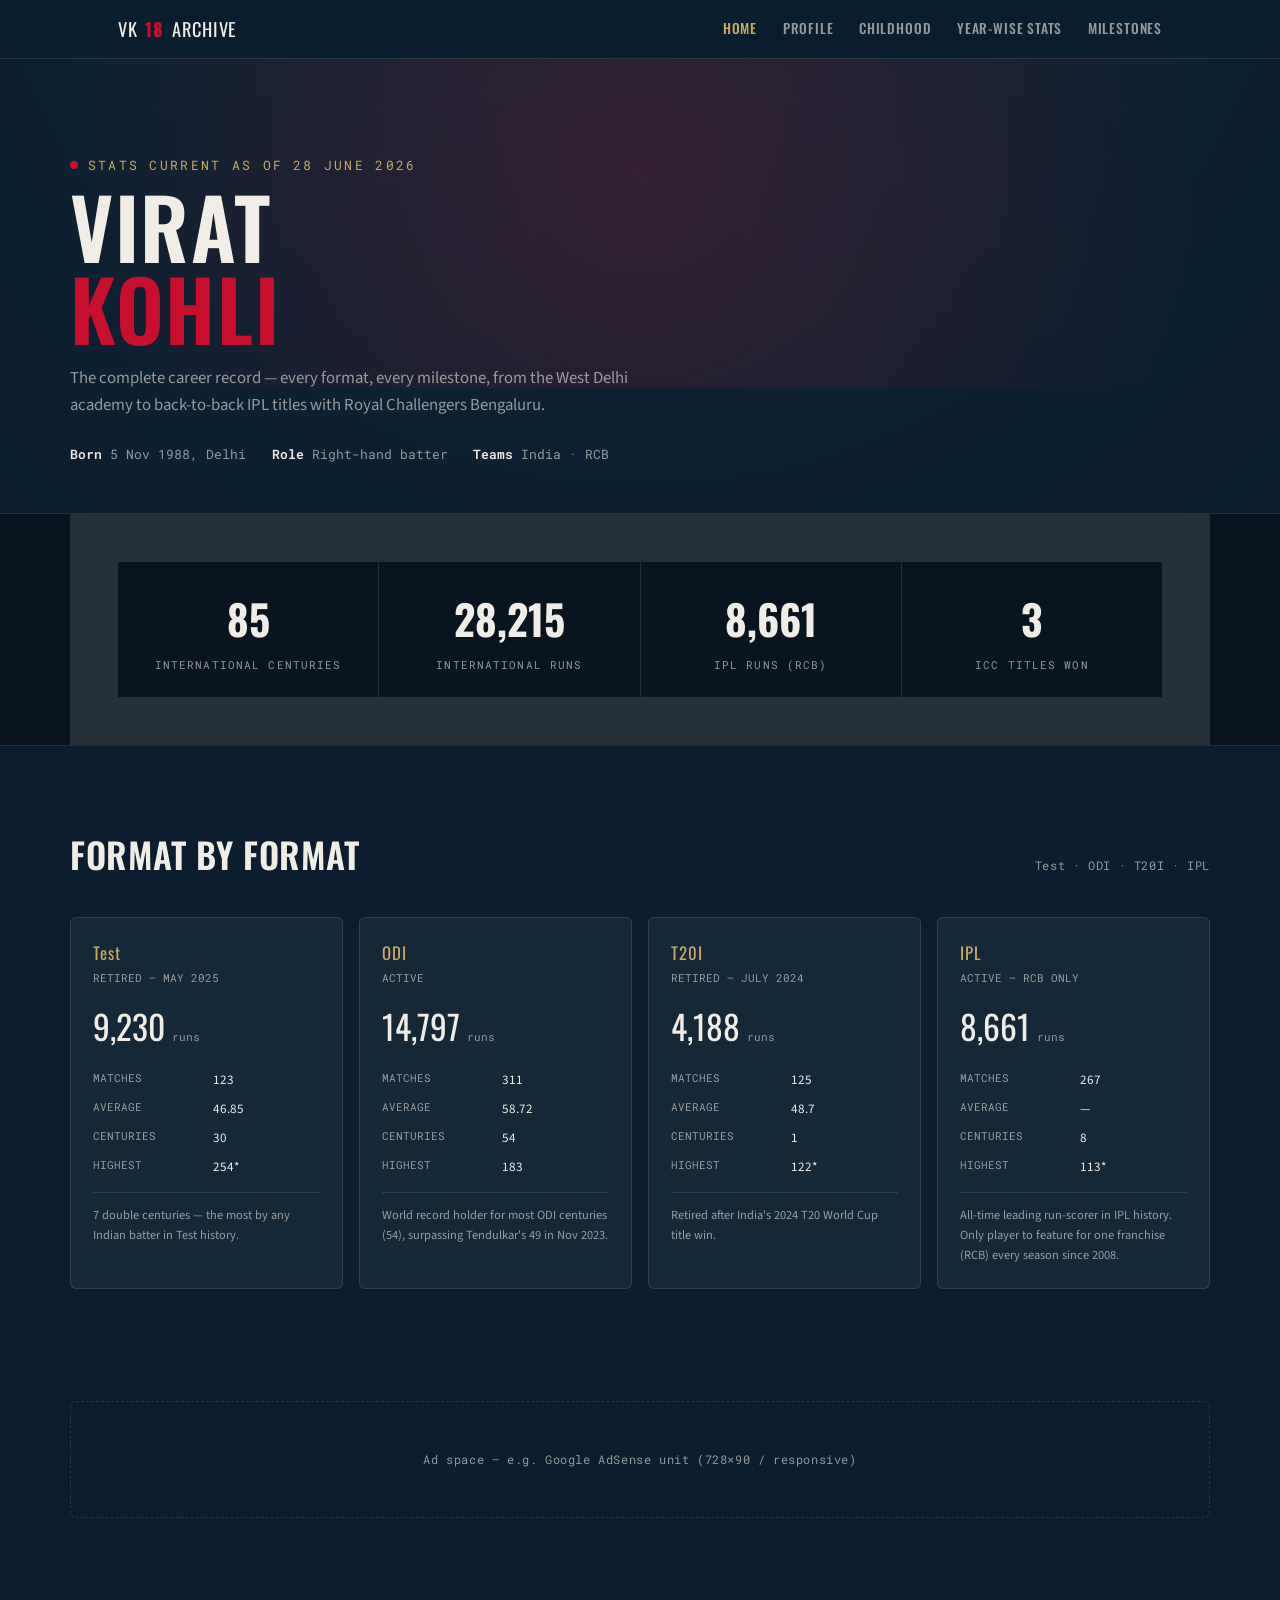
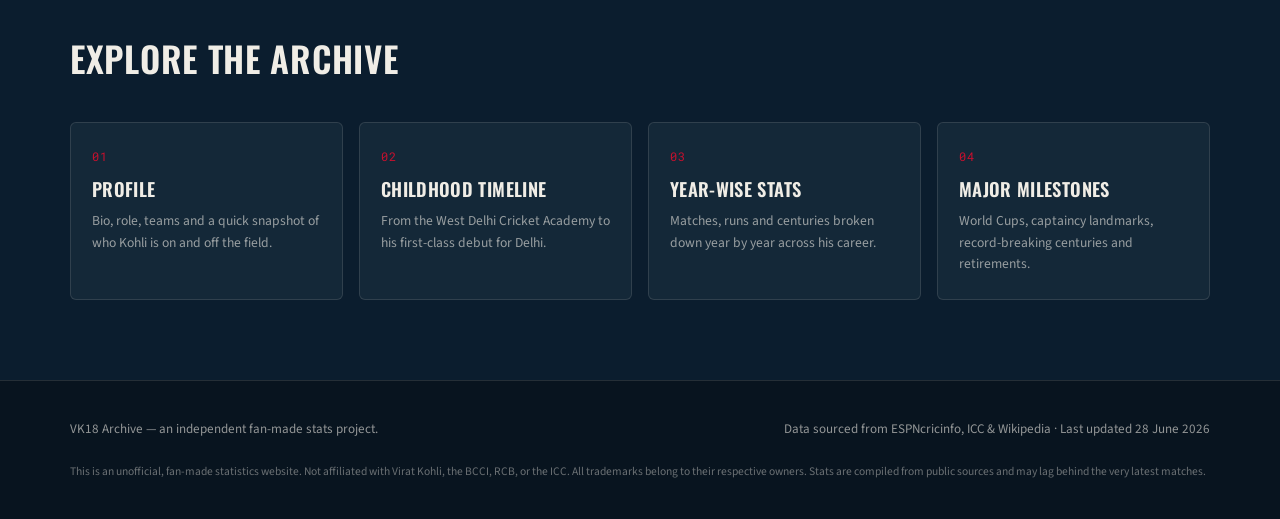
<file: index.html>
<!DOCTYPE html>
<html lang="en">
<head>
<meta charset="UTF-8">
<meta name="viewport" content="width=device-width, initial-scale=1.0">
<title>Virat Kohli — The Complete Career Timeline</title>
<meta name="description" content="The complete Virat Kohli career timeline: profile, childhood, year-wise stats, and major milestones across Test, ODI, T20I and IPL cricket.">
<meta name="google-site-verification" content="gR5FDfWxRwR71DjzGxSTi99WS3zJ5O0_rKSoAbTOsls" />
<link rel="preconnect" href="https://fonts.googleapis.com">
<link href="https://fonts.googleapis.com/css2?family=Oswald:wght@500;600;700&family=Source+Sans+3:wght@400;600&family=Roboto+Mono:wght@400;500&display=swap" rel="stylesheet">
<link rel="stylesheet" href="css/style.css">
</head>
<body>

<nav class="nav">
  <div class="nav-inner">
    <div class="brand">VK<span class="num">18</span> ARCHIVE</div>
    <button class="nav-toggle" id="navToggle" aria-label="Toggle menu" aria-expanded="false">☰</button>
    <div class="nav-links" id="navLinks">
      <a href="index.html" class="active">Home</a>
      <a href="profile.html">Profile</a>
      <a href="childhood.html">Childhood</a>
      <a href="yearwise.html">Year-wise Stats</a>
      <a href="milestones.html">Milestones</a>
    </div>
  </div>
</nav>

<header class="hero">
  <div class="hero-inner">
    <div class="eyebrow">Stats current as of <span id="statsDate">—</span></div>
    <h1>VIRAT<br><span class="accent">KOHLI</span></h1>
    <p class="hero-sub">The complete career record — every format, every milestone, from the West Delhi academy to back-to-back IPL titles with Royal Challengers Bengaluru.</p>
    <div class="hero-meta">
      <span><b>Born</b> 5 Nov 1988, Delhi</span>
      <span><b>Role</b> Right-hand batter</span>
      <span><b>Teams</b> India · RCB</span>
    </div>
  </div>
</header>

<section class="scoreboard">
  <div class="scoreboard-grid" id="scoreboardGrid"></div>
</section>

<section class="section">
  <div class="section-head">
    <h2>Format by format</h2>
    <span class="tag">Test · ODI · T20I · IPL</span>
  </div>
  <div class="formats-grid" id="formatsGrid"></div>
</section>

<div class="ad-slot">Ad space — e.g. Google AdSense unit (728×90 / responsive)</div>

<section class="section">
  <div class="section-head">
    <h2>Explore the archive</h2>
  </div>
  <div class="linkcards">
    <a class="linkcard" href="profile.html">
      <div class="lc-no">01</div>
      <h3>Profile</h3>
      <p>Bio, role, teams and a quick snapshot of who Kohli is on and off the field.</p>
    </a>
    <a class="linkcard" href="childhood.html">
      <div class="lc-no">02</div>
      <h3>Childhood Timeline</h3>
      <p>From the West Delhi Cricket Academy to his first-class debut for Delhi.</p>
    </a>
    <a class="linkcard" href="yearwise.html">
      <div class="lc-no">03</div>
      <h3>Year-wise Stats</h3>
      <p>Matches, runs and centuries broken down year by year across his career.</p>
    </a>
    <a class="linkcard" href="milestones.html">
      <div class="lc-no">04</div>
      <h3>Major Milestones</h3>
      <p>World Cups, captaincy landmarks, record-breaking centuries and retirements.</p>
    </a>
  </div>
</section>

<footer class="site-footer">
  <div class="footer-inner">
    <span>VK18 Archive — an independent fan-made stats project.</span>
    <span>Data sourced from ESPNcricinfo, ICC &amp; Wikipedia · Last updated <span id="footerDate">—</span></span>
  </div>
  <p class="disclaimer">This is an unofficial, fan-made statistics website. Not affiliated with Virat Kohli, the BCCI, RCB, or the ICC. All trademarks belong to their respective owners. Stats are compiled from public sources and may lag behind the very latest matches.</p>
</footer>

<script src="js/data.js"></script>
<script src="js/main.js"></script>
</body>
</html>
</file>
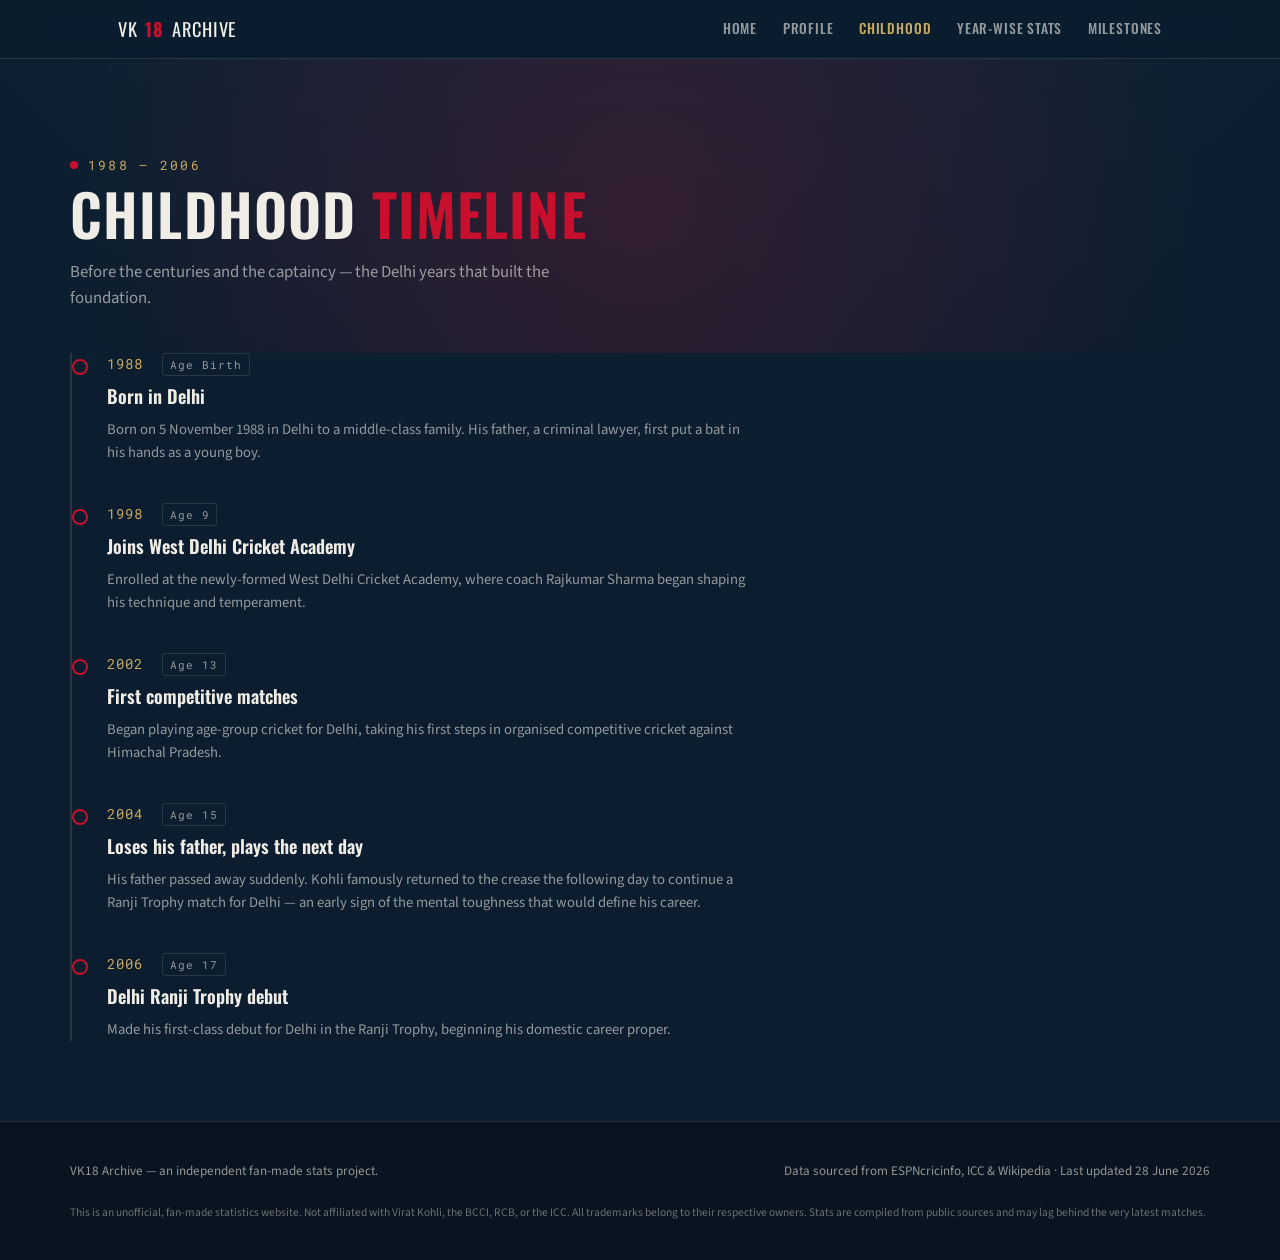
<file: childhood.html>
<!DOCTYPE html>
<html lang="en">
<head>
<meta charset="UTF-8">
<meta name="viewport" content="width=device-width, initial-scale=1.0">
<title>Childhood Timeline — Virat Kohli | VK18 Archive</title>
<meta name="description" content="Virat Kohli's early years: from West Delhi Cricket Academy to his first-class debut for Delhi.">
<link rel="preconnect" href="https://fonts.googleapis.com">
<link href="https://fonts.googleapis.com/css2?family=Oswald:wght@500;600;700&family=Source+Sans+3:wght@400;600&family=Roboto+Mono:wght@400;500&display=swap" rel="stylesheet">
<link rel="stylesheet" href="css/style.css">
</head>
<body>

<nav class="nav">
  <div class="nav-inner">
    <div class="brand">VK<span class="num">18</span> ARCHIVE</div>
    <button class="nav-toggle" id="navToggle" aria-label="Toggle menu" aria-expanded="false">☰</button>
    <div class="nav-links" id="navLinks">
      <a href="index.html">Home</a>
      <a href="profile.html">Profile</a>
      <a href="childhood.html" class="active">Childhood</a>
      <a href="yearwise.html">Year-wise Stats</a>
      <a href="milestones.html">Milestones</a>
    </div>
  </div>
</nav>

<header class="hero" style="padding-bottom: 1.5rem;">
  <div class="hero-inner">
    <div class="eyebrow">1988 – 2006</div>
    <h1 style="font-size: clamp(2rem, 6vw, 3.6rem);">Childhood <span class="accent">Timeline</span></h1>
    <p class="hero-sub">Before the centuries and the captaincy — the Delhi years that built the foundation.</p>
  </div>
</header>

<section class="section" style="padding-top: 0;">
  <div class="timeline" id="childhoodTimeline"></div>
</section>

<footer class="site-footer">
  <div class="footer-inner">
    <span>VK18 Archive — an independent fan-made stats project.</span>
    <span>Data sourced from ESPNcricinfo, ICC &amp; Wikipedia · Last updated <span id="footerDate">—</span></span>
  </div>
  <p class="disclaimer">This is an unofficial, fan-made statistics website. Not affiliated with Virat Kohli, the BCCI, RCB, or the ICC. All trademarks belong to their respective owners. Stats are compiled from public sources and may lag behind the very latest matches.</p>
</footer>

<script src="js/data.js"></script>
<script src="js/main.js"></script>
<script>
document.addEventListener("DOMContentLoaded", () => {
  const el = document.getElementById("childhoodTimeline");
  el.innerHTML = SITE_DATA.childhood.map(item => `
    <div class="timeline-item">
      <div class="timeline-year">${item.year} <span class="timeline-age">Age ${item.age}</span></div>
      <h3>${item.title}</h3>
      <p>${item.text}</p>
    </div>
  `).join("");
});
</script>
</body>
</html>
</file>
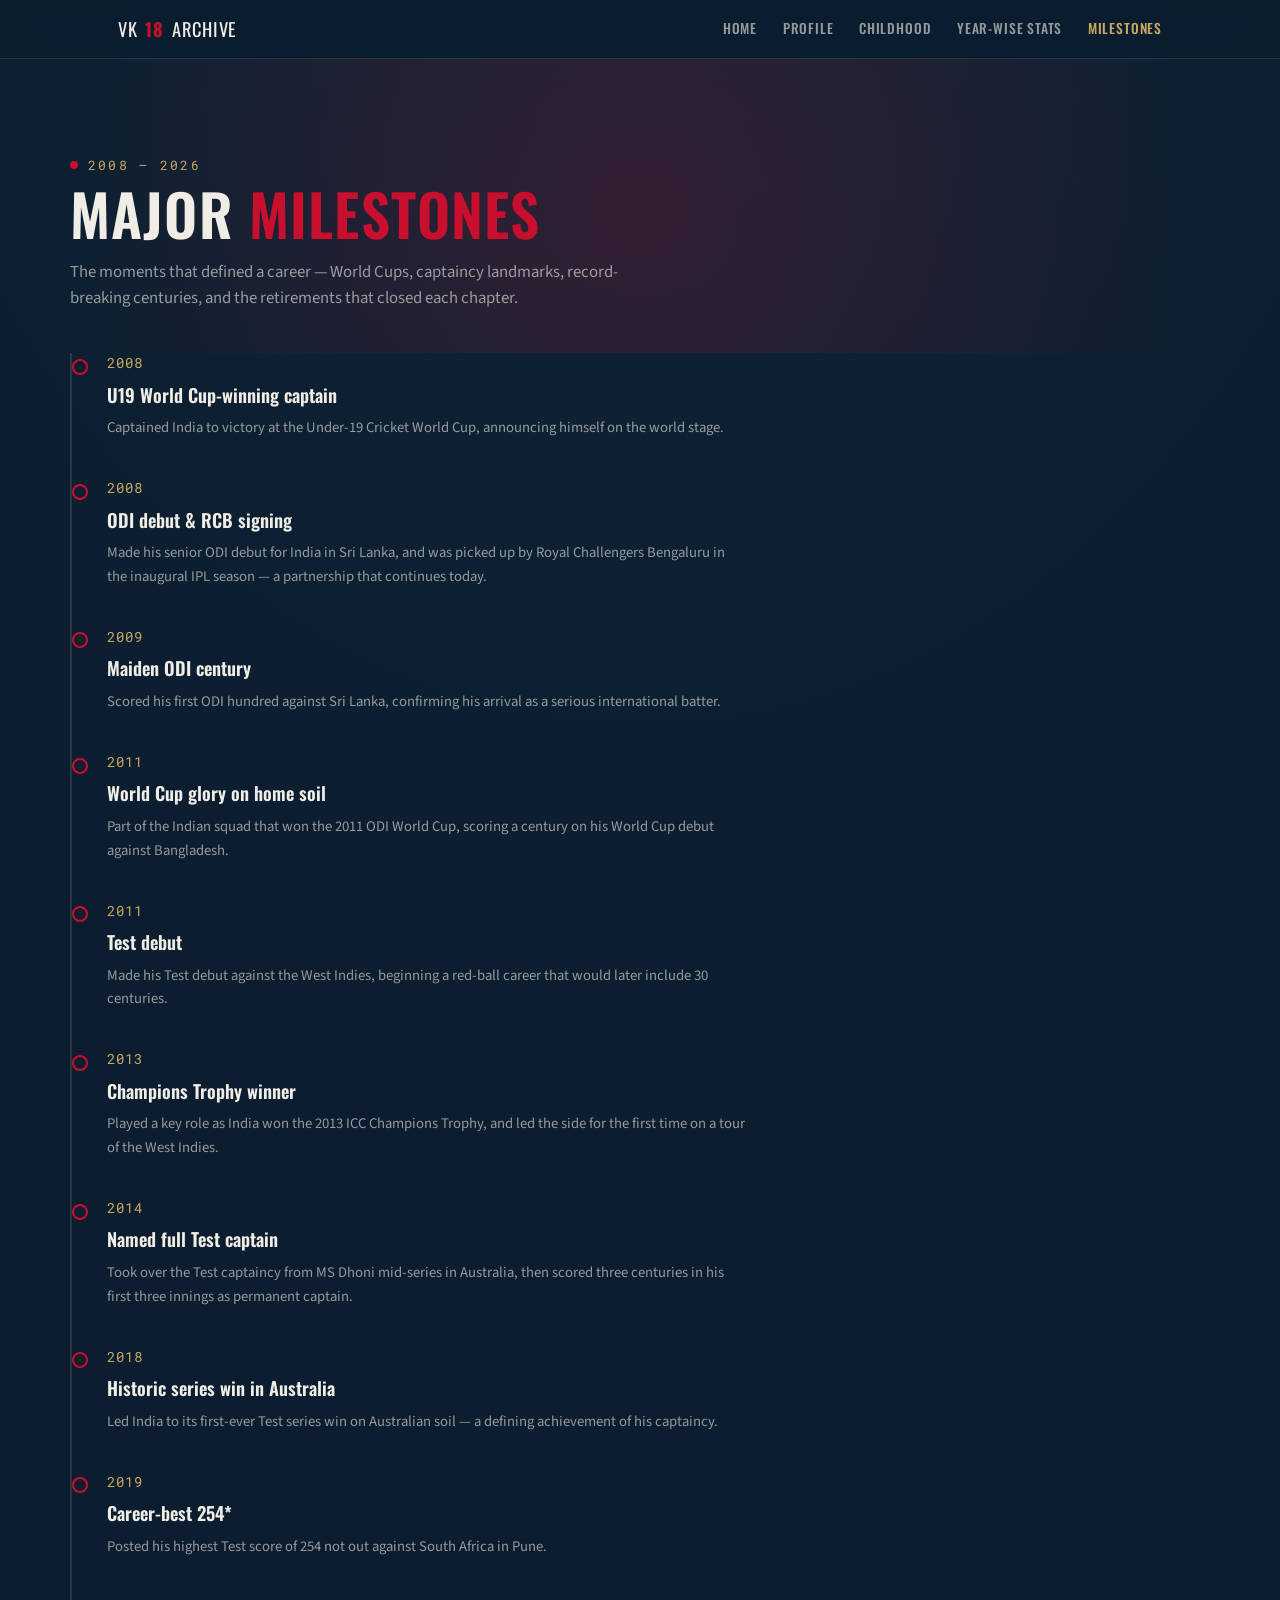
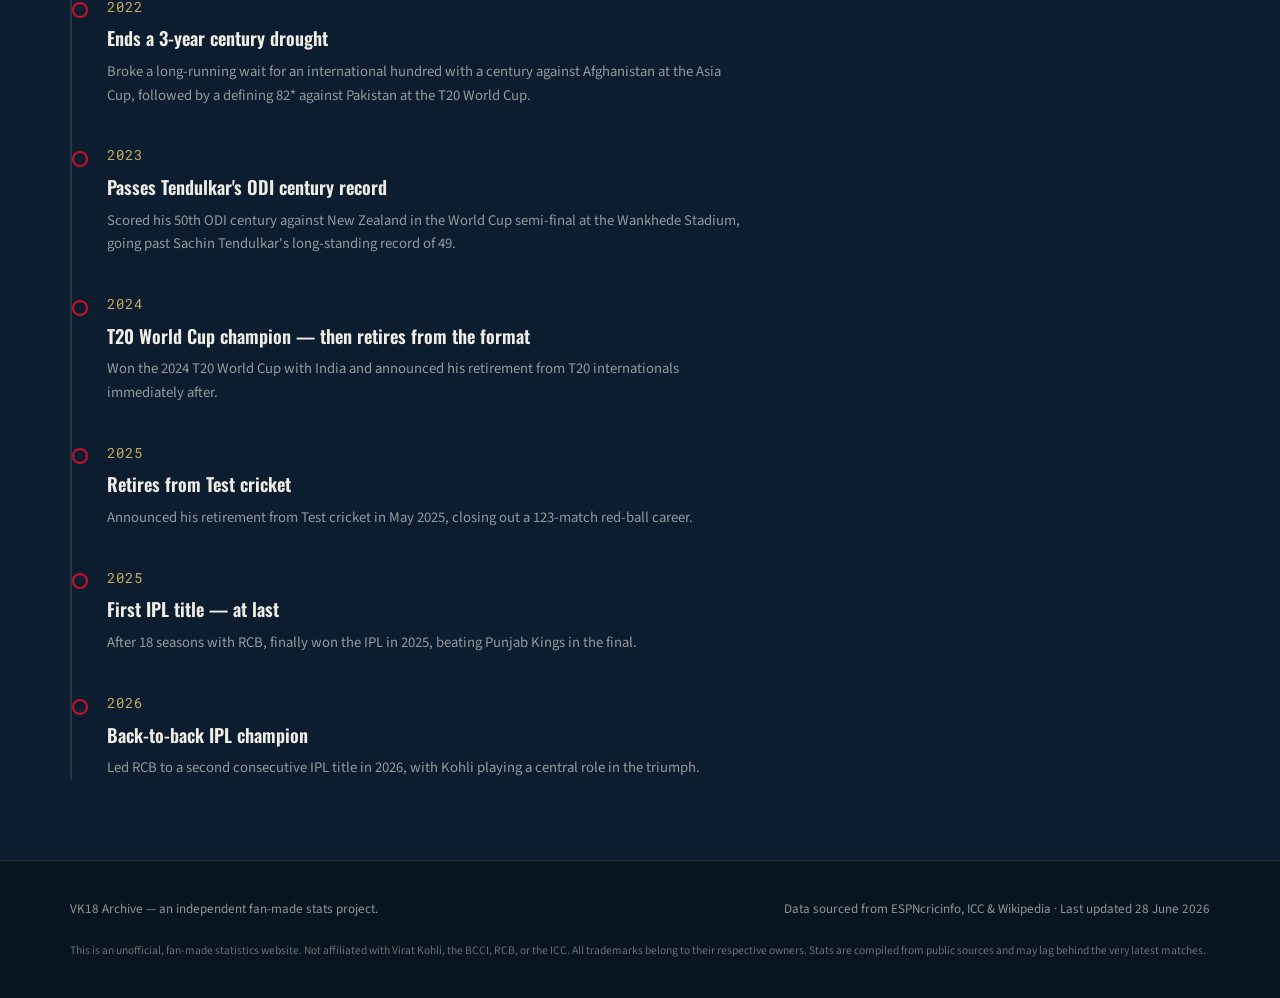
<file: milestones.html>
<!DOCTYPE html>
<html lang="en">
<head>
<meta charset="UTF-8">
<meta name="viewport" content="width=device-width, initial-scale=1.0">
<title>Major Milestones — Virat Kohli | VK18 Archive</title>
<meta name="description" content="The defining moments of Virat Kohli's career: World Cups, captaincy landmarks, record centuries and retirements.">
<link rel="preconnect" href="https://fonts.googleapis.com">
<link href="https://fonts.googleapis.com/css2?family=Oswald:wght@500;600;700&family=Source+Sans+3:wght@400;600&family=Roboto+Mono:wght@400;500&display=swap" rel="stylesheet">
<link rel="stylesheet" href="css/style.css">
</head>
<body>

<nav class="nav">
  <div class="nav-inner">
    <div class="brand">VK<span class="num">18</span> ARCHIVE</div>
    <button class="nav-toggle" id="navToggle" aria-label="Toggle menu" aria-expanded="false">☰</button>
    <div class="nav-links" id="navLinks">
      <a href="index.html">Home</a>
      <a href="profile.html">Profile</a>
      <a href="childhood.html">Childhood</a>
      <a href="yearwise.html">Year-wise Stats</a>
      <a href="milestones.html" class="active">Milestones</a>
    </div>
  </div>
</nav>

<header class="hero" style="padding-bottom: 1.5rem;">
  <div class="hero-inner">
    <div class="eyebrow">2008 – 2026</div>
    <h1 style="font-size: clamp(2rem, 6vw, 3.6rem);">Major <span class="accent">Milestones</span></h1>
    <p class="hero-sub">The moments that defined a career — World Cups, captaincy landmarks, record-breaking centuries, and the retirements that closed each chapter.</p>
  </div>
</header>

<section class="section" style="padding-top: 0;">
  <div class="timeline" id="milestonesTimeline"></div>
</section>

<footer class="site-footer">
  <div class="footer-inner">
    <span>VK18 Archive — an independent fan-made stats project.</span>
    <span>Data sourced from ESPNcricinfo, ICC &amp; Wikipedia · Last updated <span id="footerDate">—</span></span>
  </div>
  <p class="disclaimer">This is an unofficial, fan-made statistics website. Not affiliated with Virat Kohli, the BCCI, RCB, or the ICC. All trademarks belong to their respective owners. Stats are compiled from public sources and may lag behind the very latest matches.</p>
</footer>

<script src="js/data.js"></script>
<script src="js/main.js"></script>
<script>
document.addEventListener("DOMContentLoaded", () => {
  const el = document.getElementById("milestonesTimeline");
  el.innerHTML = SITE_DATA.milestones.map(item => `
    <div class="timeline-item">
      <div class="timeline-year">${item.year}</div>
      <h3>${item.title}</h3>
      <p>${item.text}</p>
    </div>
  `).join("");
});
</script>
</body>
</html>
</file>
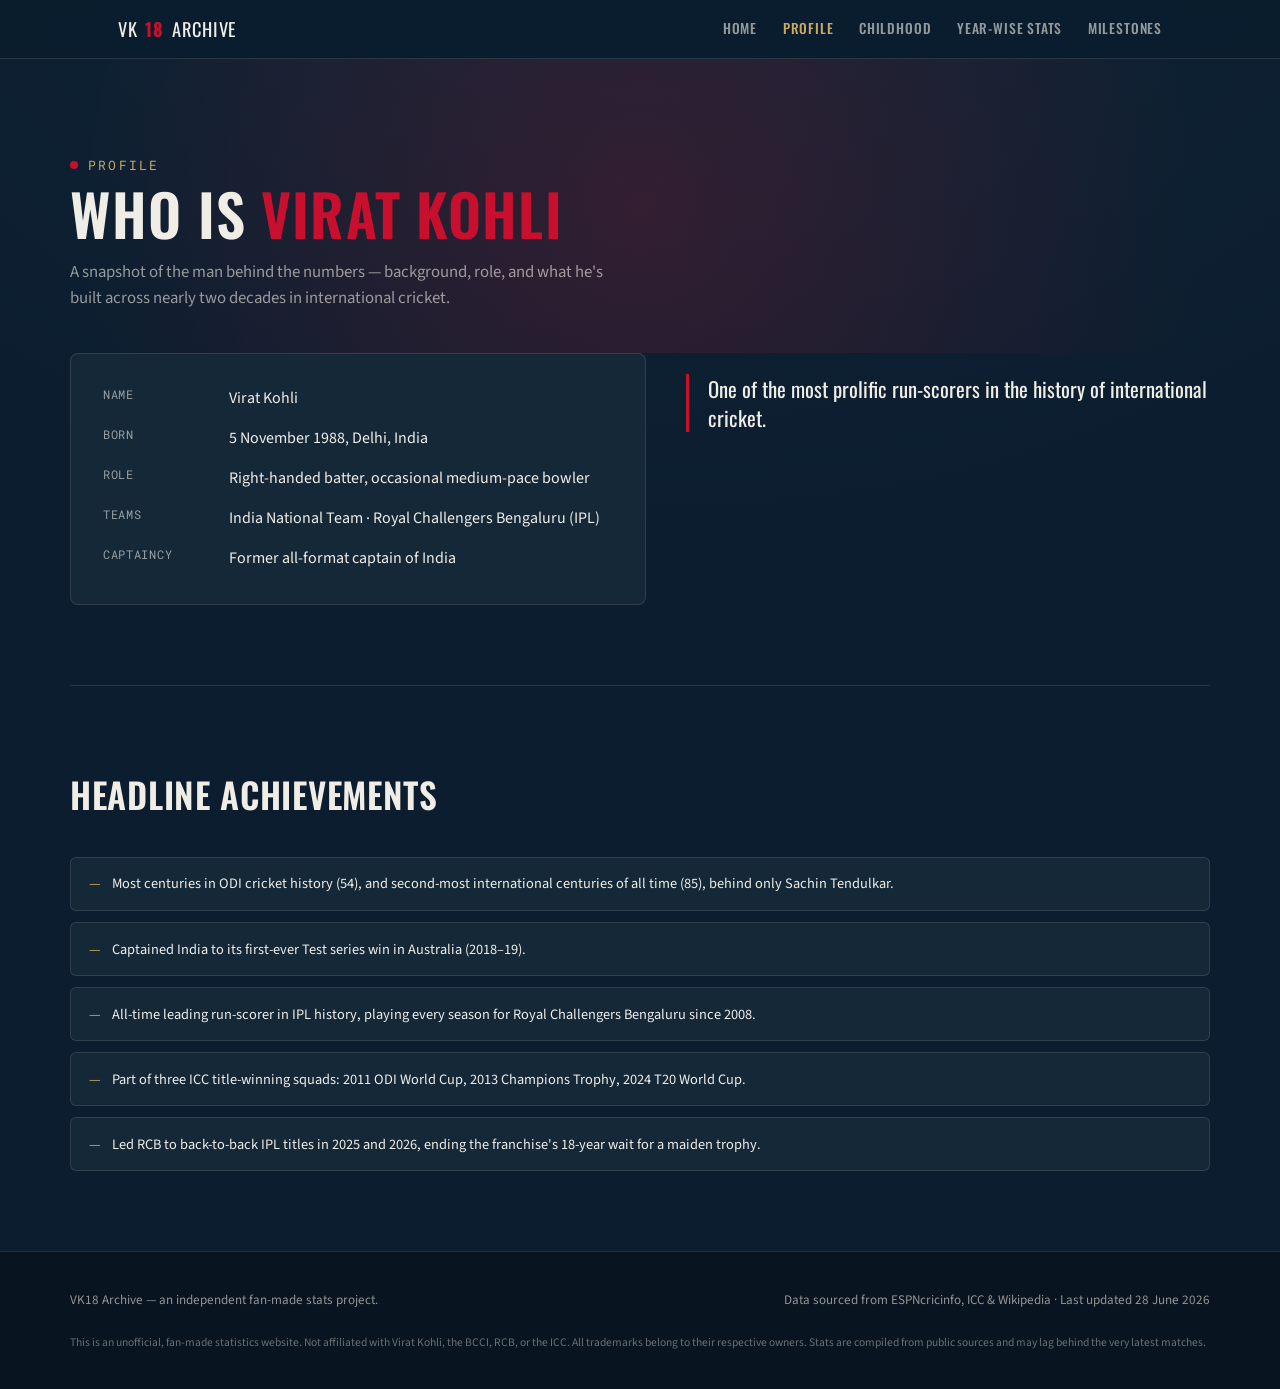
<file: profile.html>
<!DOCTYPE html>
<html lang="en">
<head>
<meta charset="UTF-8">
<meta name="viewport" content="width=device-width, initial-scale=1.0">
<title>Profile — Virat Kohli | VK18 Archive</title>
<meta name="description" content="Virat Kohli profile: birth, role, teams, captaincy record and career snapshot.">
<link rel="preconnect" href="https://fonts.googleapis.com">
<link href="https://fonts.googleapis.com/css2?family=Oswald:wght@500;600;700&family=Source+Sans+3:wght@400;600&family=Roboto+Mono:wght@400;500&display=swap" rel="stylesheet">
<link rel="stylesheet" href="css/style.css">
<style>
  .profile-grid {
    max-width: var(--max-w);
    margin: 0 auto;
    display: grid;
    grid-template-columns: 1.1fr 1fr;
    gap: 2.5rem;
  }
  @media (max-width: 800px) { .profile-grid { grid-template-columns: 1fr; } }
  .profile-card {
    background: var(--navy-card);
    border: 1px solid var(--line);
    border-radius: 8px;
    padding: 2rem;
  }
  .profile-card dl { display: grid; grid-template-columns: 110px 1fr; gap: 0.9rem 1rem; margin: 0; }
  .profile-card dt { font-family: var(--font-mono); font-size: 0.72rem; text-transform: uppercase; letter-spacing: 0.06em; color: var(--off-white-dim); }
  .profile-card dd { margin: 0; color: var(--off-white); }
  .quote-block {
    border-left: 3px solid var(--red-rcb);
    padding-left: 1.2rem;
    font-family: var(--font-display);
    font-size: 1.3rem;
    line-height: 1.4;
    color: var(--off-white);
    text-transform: none;
    letter-spacing: 0;
  }
  .achv-list { list-style: none; margin: 0; padding: 0; display: grid; gap: 0.7rem; }
  .achv-list li {
    background: var(--navy-card);
    border: 1px solid var(--line);
    border-radius: 6px;
    padding: 0.9rem 1.1rem;
    font-size: 0.9rem;
    display: flex;
    gap: 0.7rem;
  }
  .achv-list li::before { content: "—"; color: var(--gold); flex-shrink: 0; }
</style>
</head>
<body>

<nav class="nav">
  <div class="nav-inner">
    <div class="brand">VK<span class="num">18</span> ARCHIVE</div>
    <button class="nav-toggle" id="navToggle" aria-label="Toggle menu" aria-expanded="false">☰</button>
    <div class="nav-links" id="navLinks">
      <a href="index.html">Home</a>
      <a href="profile.html" class="active">Profile</a>
      <a href="childhood.html">Childhood</a>
      <a href="yearwise.html">Year-wise Stats</a>
      <a href="milestones.html">Milestones</a>
    </div>
  </div>
</nav>

<header class="hero" style="padding-bottom: 1.5rem;">
  <div class="hero-inner">
    <div class="eyebrow">Profile</div>
    <h1 style="font-size: clamp(2rem, 6vw, 3.6rem);">Who is <span class="accent">Virat Kohli</span></h1>
    <p class="hero-sub">A snapshot of the man behind the numbers — background, role, and what he's built across nearly two decades in international cricket.</p>
  </div>
</header>

<section class="section" style="padding-top: 0;">
  <div class="profile-grid">
    <div class="profile-card">
      <dl id="profileDl"></dl>
    </div>
    <div>
      <p class="quote-block" id="taglineQuote"></p>
    </div>
  </div>
</section>

<div class="section-divider"></div>

<section class="section">
  <div class="section-head">
    <h2>Headline achievements</h2>
  </div>
  <ul class="achv-list" style="max-width: var(--max-w); margin: 0 auto;">
    <li>Most centuries in ODI cricket history (54), and second-most international centuries of all time (85), behind only Sachin Tendulkar.</li>
    <li>Captained India to its first-ever Test series win in Australia (2018–19).</li>
    <li>All-time leading run-scorer in IPL history, playing every season for Royal Challengers Bengaluru since 2008.</li>
    <li>Part of three ICC title-winning squads: 2011 ODI World Cup, 2013 Champions Trophy, 2024 T20 World Cup.</li>
    <li>Led RCB to back-to-back IPL titles in 2025 and 2026, ending the franchise's 18-year wait for a maiden trophy.</li>
  </ul>
</section>

<footer class="site-footer">
  <div class="footer-inner">
    <span>VK18 Archive — an independent fan-made stats project.</span>
    <span>Data sourced from ESPNcricinfo, ICC &amp; Wikipedia · Last updated <span id="footerDate">—</span></span>
  </div>
  <p class="disclaimer">This is an unofficial, fan-made statistics website. Not affiliated with Virat Kohli, the BCCI, RCB, or the ICC. All trademarks belong to their respective owners. Stats are compiled from public sources and may lag behind the very latest matches.</p>
</footer>

<script src="js/data.js"></script>
<script src="js/main.js"></script>
<script>
document.addEventListener("DOMContentLoaded", () => {
  const p = SITE_DATA.profile;
  document.getElementById("profileDl").innerHTML = `
    <dt>Name</dt><dd>${p.name}</dd>
    <dt>Born</dt><dd>${p.born}</dd>
    <dt>Role</dt><dd>${p.role}</dd>
    <dt>Teams</dt><dd>${p.teams}</dd>
    <dt>Captaincy</dt><dd>${p.captaincy}</dd>
  `;
  document.getElementById("taglineQuote").textContent = p.tagline;
});
</script>
</body>
</html>
</file>
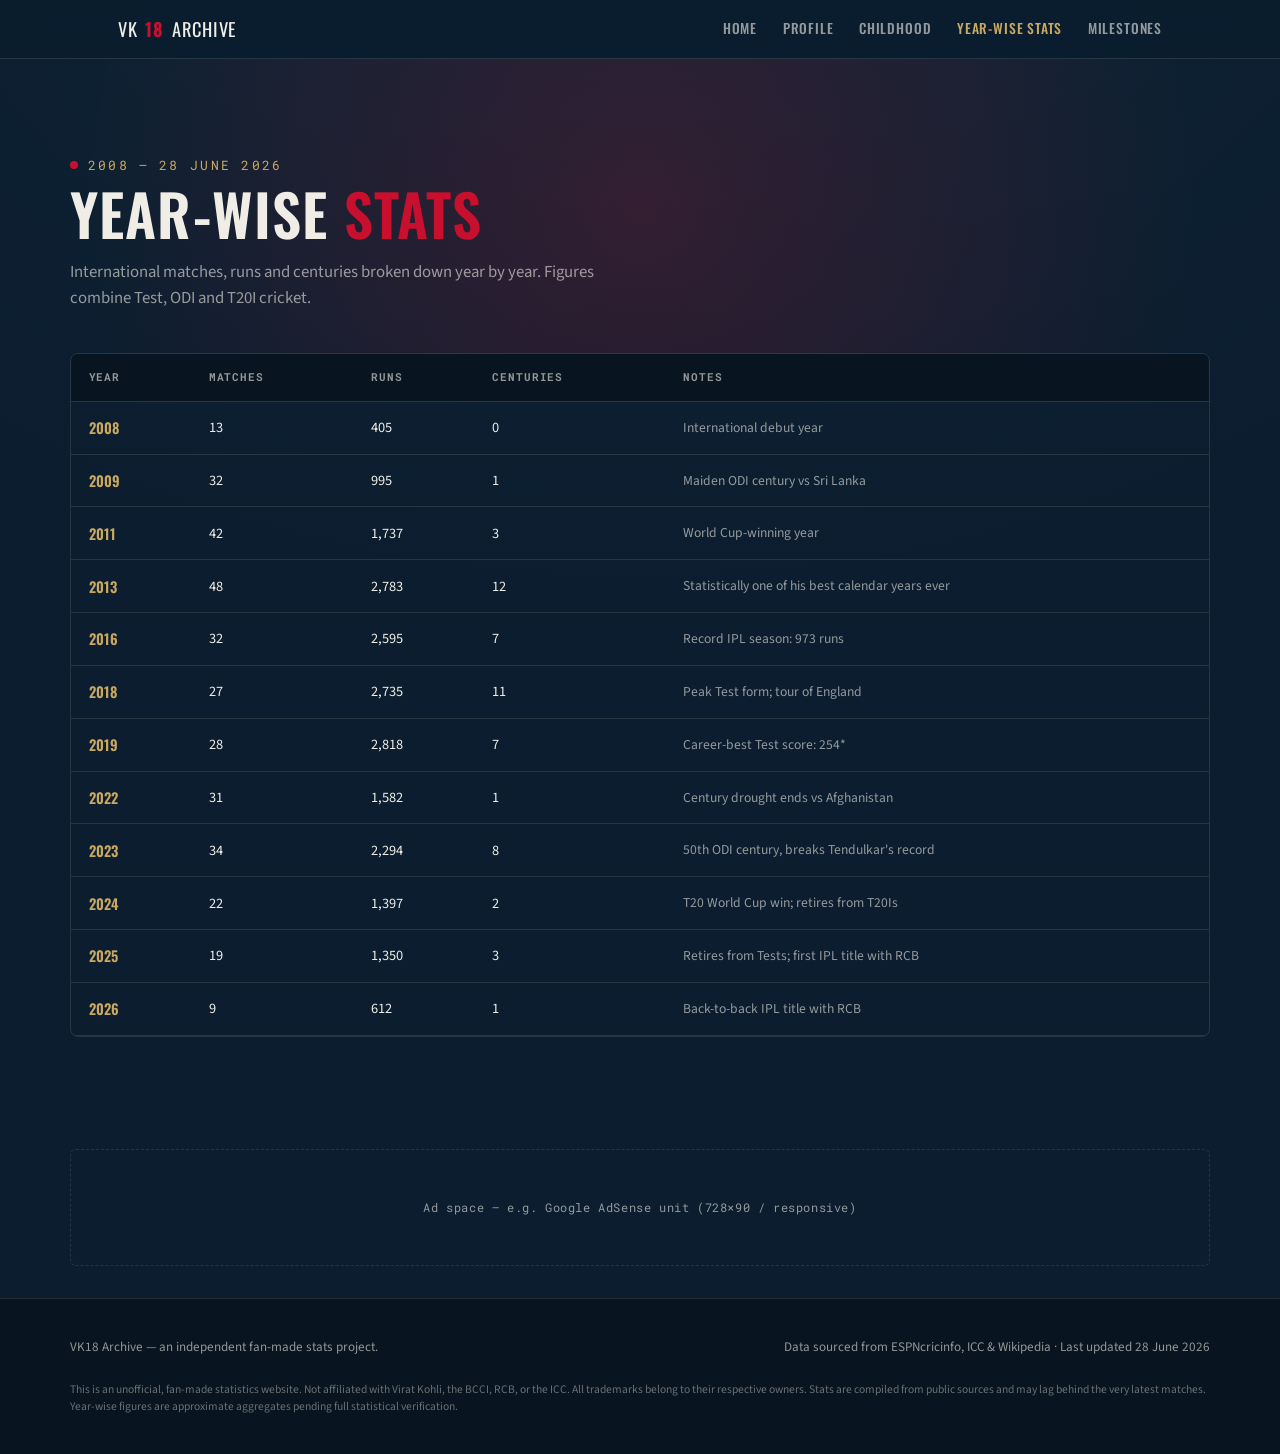
<file: yearwise.html>
<!DOCTYPE html>
<html lang="en">
<head>
<meta charset="UTF-8">
<meta name="viewport" content="width=device-width, initial-scale=1.0">
<title>Year-wise Stats — Virat Kohli | VK18 Archive</title>
<meta name="description" content="Virat Kohli's year-by-year stats: matches, runs and centuries across his international career.">
<link rel="preconnect" href="https://fonts.googleapis.com">
<link href="https://fonts.googleapis.com/css2?family=Oswald:wght@500;600;700&family=Source+Sans+3:wght@400;600&family=Roboto+Mono:wght@400;500&display=swap" rel="stylesheet">
<link rel="stylesheet" href="css/style.css">
<style>
  .stats-table-wrap {
    max-width: var(--max-w);
    margin: 0 auto;
    overflow-x: auto;
    border: 1px solid var(--line);
    border-radius: 8px;
  }
  table.stats-table { width: 100%; border-collapse: collapse; font-size: 0.9rem; min-width: 640px; }
  table.stats-table thead th {
    text-align: left;
    font-family: var(--font-mono);
    font-size: 0.7rem;
    letter-spacing: 0.08em;
    text-transform: uppercase;
    color: var(--off-white-dim);
    padding: 0.9rem 1.1rem;
    border-bottom: 1px solid var(--line);
    background: #08141F;
  }
  table.stats-table td {
    padding: 0.9rem 1.1rem;
    border-bottom: 1px solid var(--line);
    color: var(--off-white);
  }
  table.stats-table tbody tr:hover { background: var(--navy-card-hi); }
  table.stats-table td.year { font-family: var(--font-display); color: var(--gold); font-weight: 600; }
  table.stats-table td.note { color: var(--off-white-dim); font-size: 0.85rem; }
</style>
</head>
<body>

<nav class="nav">
  <div class="nav-inner">
    <div class="brand">VK<span class="num">18</span> ARCHIVE</div>
    <button class="nav-toggle" id="navToggle" aria-label="Toggle menu" aria-expanded="false">☰</button>
    <div class="nav-links" id="navLinks">
      <a href="index.html">Home</a>
      <a href="profile.html">Profile</a>
      <a href="childhood.html">Childhood</a>
      <a href="yearwise.html" class="active">Year-wise Stats</a>
      <a href="milestones.html">Milestones</a>
    </div>
  </div>
</nav>

<header class="hero" style="padding-bottom: 1.5rem;">
  <div class="hero-inner">
    <div class="eyebrow">2008 – <span id="statsDate">—</span></div>
    <h1 style="font-size: clamp(2rem, 6vw, 3.6rem);">Year-wise <span class="accent">Stats</span></h1>
    <p class="hero-sub">International matches, runs and centuries broken down year by year. Figures combine Test, ODI and T20I cricket.</p>
  </div>
</header>

<section class="section" style="padding-top: 0;">
  <div class="stats-table-wrap">
    <table class="stats-table">
      <thead>
        <tr>
          <th>Year</th>
          <th>Matches</th>
          <th>Runs</th>
          <th>Centuries</th>
          <th>Notes</th>
        </tr>
      </thead>
      <tbody id="yearWiseBody"></tbody>
    </table>
  </div>
</section>

<div class="ad-slot">Ad space — e.g. Google AdSense unit (728×90 / responsive)</div>

<footer class="site-footer">
  <div class="footer-inner">
    <span>VK18 Archive — an independent fan-made stats project.</span>
    <span>Data sourced from ESPNcricinfo, ICC &amp; Wikipedia · Last updated <span id="footerDate">—</span></span>
  </div>
  <p class="disclaimer">This is an unofficial, fan-made statistics website. Not affiliated with Virat Kohli, the BCCI, RCB, or the ICC. All trademarks belong to their respective owners. Stats are compiled from public sources and may lag behind the very latest matches. Year-wise figures are approximate aggregates pending full statistical verification.</p>
</footer>

<script src="js/data.js"></script>
<script src="js/main.js"></script>
<script>
document.addEventListener("DOMContentLoaded", () => {
  const body = document.getElementById("yearWiseBody");
  body.innerHTML = SITE_DATA.yearWise.map(y => `
    <tr>
      <td class="year">${y.year}</td>
      <td>${y.matches}</td>
      <td>${y.runs.toLocaleString()}</td>
      <td>${y.centuries}</td>
      <td class="note">${y.note}</td>
    </tr>
  `).join("");
});
</script>
</body>
</html>
</file>
<file: css/style.css>
/* ============================================================
   DESIGN TOKENS
   ============================================================ */
:root {
  /* Color */
  --navy-deep: #0B1D2E;
  --navy-card: #142838;
  --navy-card-hi: #1B344750;
  --red-rcb: #C8102E;
  --red-rcb-dim: #C8102E33;
  --gold: #C9A961;
  --off-white: #F0EDE6;
  --off-white-dim: #F0EDE699;
  --off-white-faint: #F0EDE633;
  --line: #F0EDE61F;

  /* Type */
  --font-display: "Oswald", "Arial Narrow", sans-serif;
  --font-body: "Source Sans 3", "Segoe UI", sans-serif;
  --font-mono: "Roboto Mono", monospace;

  /* Layout */
  --max-w: 1140px;
  --pad: clamp(1.25rem, 4vw, 3rem);
}

* { box-sizing: border-box; }
html { scroll-behavior: smooth; }

@media (prefers-reduced-motion: reduce) {
  html { scroll-behavior: auto; }
  * { animation-duration: 0.01ms !important; transition-duration: 0.01ms !important; }
}

body {
  margin: 0;
  background: var(--navy-deep);
  color: var(--off-white);
  font-family: var(--font-body);
  line-height: 1.6;
  background-image:
    radial-gradient(ellipse 80% 50% at 50% -10%, #1B344760, transparent);
}

a { color: var(--gold); text-decoration: none; }
a:hover { text-decoration: underline; }
a:focus-visible, button:focus-visible { outline: 2px solid var(--gold); outline-offset: 3px; }

h1, h2, h3, h4 {
  font-family: var(--font-display);
  text-transform: uppercase;
  letter-spacing: 0.02em;
  margin: 0;
  font-weight: 600;
}

.wrap { max-width: var(--max-w); margin: 0 auto; padding: 0 var(--pad); }

/* ============================================================
   NAV
   ============================================================ */
.nav {
  position: sticky;
  top: 0;
  z-index: 50;
  background: #0B1D2EE6;
  backdrop-filter: blur(8px);
  border-bottom: 1px solid var(--line);
}
.nav-inner {
  max-width: var(--max-w);
  margin: 0 auto;
  padding: 0.9rem var(--pad);
  display: flex;
  align-items: center;
  justify-content: space-between;
  gap: 1rem;
}
.brand {
  display: flex;
  align-items: baseline;
  gap: 0.5rem;
  font-family: var(--font-display);
  font-size: 1.15rem;
  letter-spacing: 0.04em;
  color: var(--off-white);
}
.brand .num { color: var(--red-rcb); font-weight: 700; }
.nav-links { display: flex; gap: 1.6rem; flex-wrap: wrap; }
.nav-links a {
  color: var(--off-white-dim);
  font-size: 0.85rem;
  letter-spacing: 0.06em;
  text-transform: uppercase;
  font-family: var(--font-display);
  font-weight: 500;
}
.nav-links a:hover, .nav-links a.active { color: var(--gold); text-decoration: none; }

.nav-toggle {
  display: none;
  background: none;
  border: 1px solid var(--line);
  color: var(--off-white);
  font-size: 1.2rem;
  padding: 0.3rem 0.7rem;
  border-radius: 4px;
}

@media (max-width: 720px) {
  .nav-links {
    position: absolute;
    top: 100%;
    left: 0;
    right: 0;
    background: var(--navy-deep);
    border-bottom: 1px solid var(--line);
    flex-direction: column;
    padding: 1rem var(--pad) 1.4rem;
    display: none;
    gap: 1rem;
  }
  .nav-links.open { display: flex; }
  .nav-toggle { display: block; }
}

/* ============================================================
   HERO
   ============================================================ */
.hero {
  padding: clamp(3rem, 8vw, 6rem) var(--pad) clamp(2rem, 5vw, 3rem);
  position: relative;
  overflow: hidden;
}
.hero::before {
  content: "";
  position: absolute;
  inset: -20% -10% auto -10%;
  height: 420px;
  background: radial-gradient(circle, var(--red-rcb-dim), transparent 70%);
  z-index: 0;
}
.hero-inner { max-width: var(--max-w); margin: 0 auto; position: relative; z-index: 1; }
.eyebrow {
  font-family: var(--font-mono);
  color: var(--gold);
  font-size: 0.8rem;
  letter-spacing: 0.18em;
  text-transform: uppercase;
  display: flex;
  align-items: center;
  gap: 0.6rem;
}
.eyebrow::before {
  content: "";
  width: 8px; height: 8px;
  background: var(--red-rcb);
  border-radius: 50%;
  display: inline-block;
  box-shadow: 0 0 0 0 var(--red-rcb);
  animation: pulse 2s infinite;
}
@keyframes pulse {
  0% { box-shadow: 0 0 0 0 #C8102E66; }
  70% { box-shadow: 0 0 0 8px #C8102E00; }
  100% { box-shadow: 0 0 0 0 #C8102E00; }
}
.hero h1 {
  font-size: clamp(2.6rem, 8vw, 5.2rem);
  line-height: 0.98;
  margin: 0.6rem 0 1rem;
}
.hero h1 .accent { color: var(--red-rcb); }
.hero-sub {
  max-width: 560px;
  color: var(--off-white-dim);
  font-size: 1.05rem;
}
.hero-meta {
  margin-top: 1.6rem;
  display: flex;
  flex-wrap: wrap;
  gap: 0.5rem 1.6rem;
  font-family: var(--font-mono);
  font-size: 0.82rem;
  color: var(--off-white-dim);
}
.hero-meta b { color: var(--off-white); font-weight: 600; }

/* ============================================================
   SCOREBOARD STRIP
   ============================================================ */
.scoreboard {
  border-top: 1px solid var(--line);
  border-bottom: 1px solid var(--line);
  background: #08141F;
}
.scoreboard-grid {
  max-width: var(--max-w);
  margin: 0 auto;
  padding: var(--pad);
  display: grid;
  grid-template-columns: repeat(4, 1fr);
  gap: 1px;
  background: var(--line);
}
.score-cell {
  background: #08141F;
  padding: 1.4rem 1.2rem;
  text-align: center;
}
.score-cell .val {
  font-family: var(--font-display);
  font-size: clamp(1.8rem, 4vw, 2.6rem);
  color: var(--off-white);
  font-weight: 700;
  font-variant-numeric: tabular-nums;
}
.score-cell .val .accent { color: var(--red-rcb); }
.score-cell .label {
  font-family: var(--font-mono);
  font-size: 0.7rem;
  letter-spacing: 0.1em;
  text-transform: uppercase;
  color: var(--off-white-dim);
  margin-top: 0.3rem;
}
@media (max-width: 720px) {
  .scoreboard-grid { grid-template-columns: repeat(2, 1fr); }
}

/* ============================================================
   SECTION SHELL
   ============================================================ */
.section { padding: clamp(3rem, 7vw, 5rem) var(--pad); }
.section-head { max-width: var(--max-w); margin: 0 auto 2.2rem; display: flex; align-items: baseline; gap: 1rem; justify-content: space-between; flex-wrap: wrap; }
.section-head h2 { font-size: clamp(1.6rem, 4vw, 2.2rem); }
.section-head .tag {
  font-family: var(--font-mono);
  font-size: 0.78rem;
  color: var(--off-white-dim);
  letter-spacing: 0.05em;
}
.section-divider { height: 1px; background: var(--line); max-width: var(--max-w); margin: 0 auto; }

/* ============================================================
   FORMAT CARDS (homepage)
   ============================================================ */
.formats-grid {
  max-width: var(--max-w);
  margin: 0 auto;
  display: grid;
  grid-template-columns: repeat(4, 1fr);
  gap: 1rem;
}
@media (max-width: 900px) { .formats-grid { grid-template-columns: repeat(2, 1fr); } }
@media (max-width: 540px) { .formats-grid { grid-template-columns: 1fr; } }

.format-card {
  background: var(--navy-card);
  border: 1px solid var(--line);
  border-radius: 6px;
  padding: 1.4rem;
  position: relative;
  transition: border-color 0.2s, transform 0.2s;
}
.format-card:hover { border-color: var(--gold); transform: translateY(-2px); }
.format-card .fmt-name {
  font-family: var(--font-display);
  font-size: 1.05rem;
  letter-spacing: 0.05em;
  color: var(--gold);
}
.format-card .fmt-status {
  font-family: var(--font-mono);
  font-size: 0.68rem;
  color: var(--off-white-dim);
  text-transform: uppercase;
  margin-top: 0.15rem;
}
.format-card .fmt-runs {
  font-family: var(--font-display);
  font-size: 2.1rem;
  margin-top: 0.8rem;
  color: var(--off-white);
}
.format-card .fmt-runs small { font-family: var(--font-mono); font-size: 0.7rem; color: var(--off-white-dim); }
.format-card dl {
  display: grid;
  grid-template-columns: 1fr 1fr;
  gap: 0.5rem 0.8rem;
  margin: 1rem 0 0;
  font-size: 0.82rem;
}
.format-card dt { color: var(--off-white-dim); font-family: var(--font-mono); font-size: 0.68rem; text-transform: uppercase; }
.format-card dd { margin: 0; color: var(--off-white); }
.format-card .fmt-note {
  margin-top: 0.9rem;
  padding-top: 0.8rem;
  border-top: 1px solid var(--line);
  font-size: 0.78rem;
  color: var(--off-white-dim);
}

/* ============================================================
   QUICK LINK CARDS (homepage)
   ============================================================ */
.linkcards {
  max-width: var(--max-w);
  margin: 0 auto;
  display: grid;
  grid-template-columns: repeat(4, 1fr);
  gap: 1rem;
}
@media (max-width: 900px) { .linkcards { grid-template-columns: repeat(2, 1fr); } }
@media (max-width: 540px) { .linkcards { grid-template-columns: 1fr; } }
.linkcard {
  display: block;
  background: var(--navy-card);
  border: 1px solid var(--line);
  border-radius: 6px;
  padding: 1.5rem 1.3rem;
  color: var(--off-white);
  transition: border-color 0.2s, transform 0.2s;
}
.linkcard:hover { border-color: var(--red-rcb); transform: translateY(-2px); text-decoration: none; }
.linkcard .lc-no { font-family: var(--font-mono); color: var(--red-rcb); font-size: 0.75rem; letter-spacing: 0.1em; }
.linkcard h3 { font-size: 1.15rem; margin: 0.5rem 0 0.4rem; }
.linkcard p { color: var(--off-white-dim); font-size: 0.85rem; margin: 0; }

/* ============================================================
   TIMELINE (childhood + milestones)
   ============================================================ */
.timeline {
  max-width: var(--max-w);
  margin: 0 auto;
  position: relative;
  padding-left: 2.2rem;
  border-left: 2px solid var(--line);
}
.timeline-item { position: relative; padding-bottom: 2.4rem; }
.timeline-item:last-child { padding-bottom: 0; }
.timeline-item::before {
  content: "";
  position: absolute;
  left: -2.2rem;
  top: 0.35rem;
  width: 12px; height: 12px;
  border-radius: 50%;
  background: var(--navy-deep);
  border: 2px solid var(--red-rcb);
}
.timeline-year {
  font-family: var(--font-mono);
  color: var(--gold);
  font-size: 0.85rem;
  letter-spacing: 0.08em;
}
.timeline-item h3 {
  font-size: 1.15rem;
  margin: 0.3rem 0 0.45rem;
  text-transform: none;
  letter-spacing: 0;
  color: var(--off-white);
}
.timeline-item p { color: var(--off-white-dim); font-size: 0.92rem; max-width: 640px; margin: 0; }
.timeline-age {
  display: inline-block;
  margin-left: 0.6rem;
  font-family: var(--font-mono);
  font-size: 0.7rem;
  color: var(--off-white-dim);
  border: 1px solid var(--line);
  border-radius: 3px;
  padding: 0.1rem 0.4rem;
}

/* ============================================================
   FOOTER
   ============================================================ */
.site-footer {
  border-top: 1px solid var(--line);
  padding: 2.4rem var(--pad);
  background: #08141F;
}
.footer-inner {
  max-width: var(--max-w);
  margin: 0 auto;
  display: flex;
  justify-content: space-between;
  flex-wrap: wrap;
  gap: 1rem;
  font-size: 0.82rem;
  color: var(--off-white-dim);
}
.footer-inner a { color: var(--off-white-dim); }
.disclaimer {
  max-width: var(--max-w);
  margin: 1.4rem auto 0;
  font-size: 0.72rem;
  color: var(--off-white-dim);
  opacity: 0.7;
  line-height: 1.5;
}

/* ============================================================
   UTILS
   ============================================================ */
.ad-slot {
  max-width: var(--max-w);
  margin: 2rem auto;
  padding: var(--pad);
  border: 1px dashed var(--line);
  border-radius: 6px;
  text-align: center;
  color: var(--off-white-dim);
  font-family: var(--font-mono);
  font-size: 0.75rem;
  letter-spacing: 0.05em;
}
</file>
